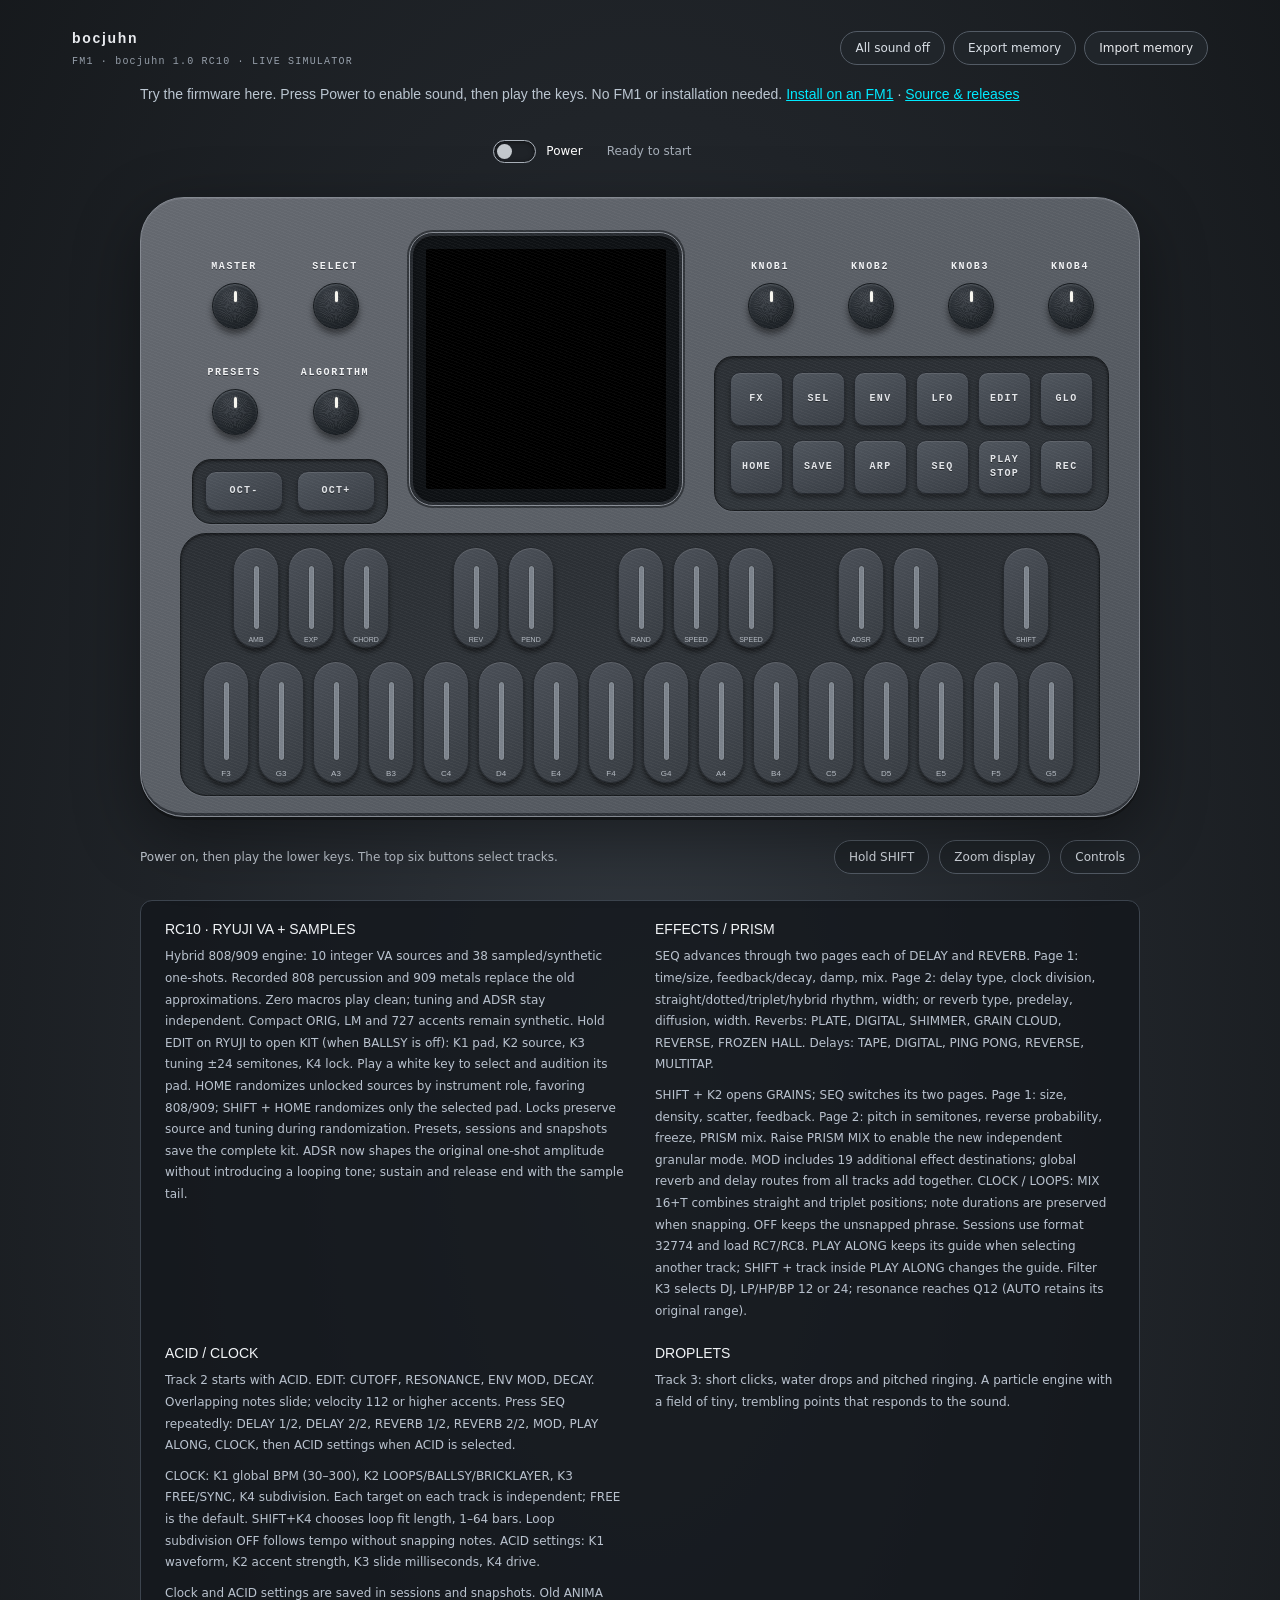
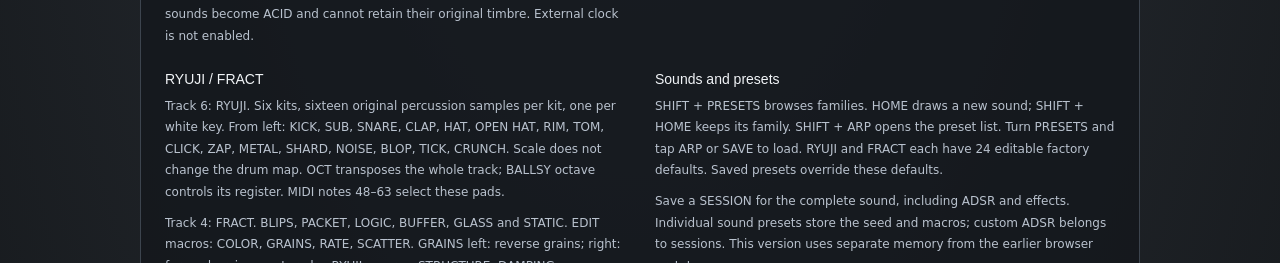
<file: index.html>
<!doctype html>
<html lang="en"><head><meta charset="utf-8"><meta name="viewport" content="width=device-width,initial-scale=1"><meta http-equiv="refresh" content="0;url=./browser/"><title>bocjuhn — play in your browser</title><meta name="description" content="Try bocjuhn for the M-VAVE FM1 in your browser, with sound and the real firmware controls. No device or installation needed."></head><body><a href="./browser/">Play bocjuhn in your browser</a></body></html>
</file>
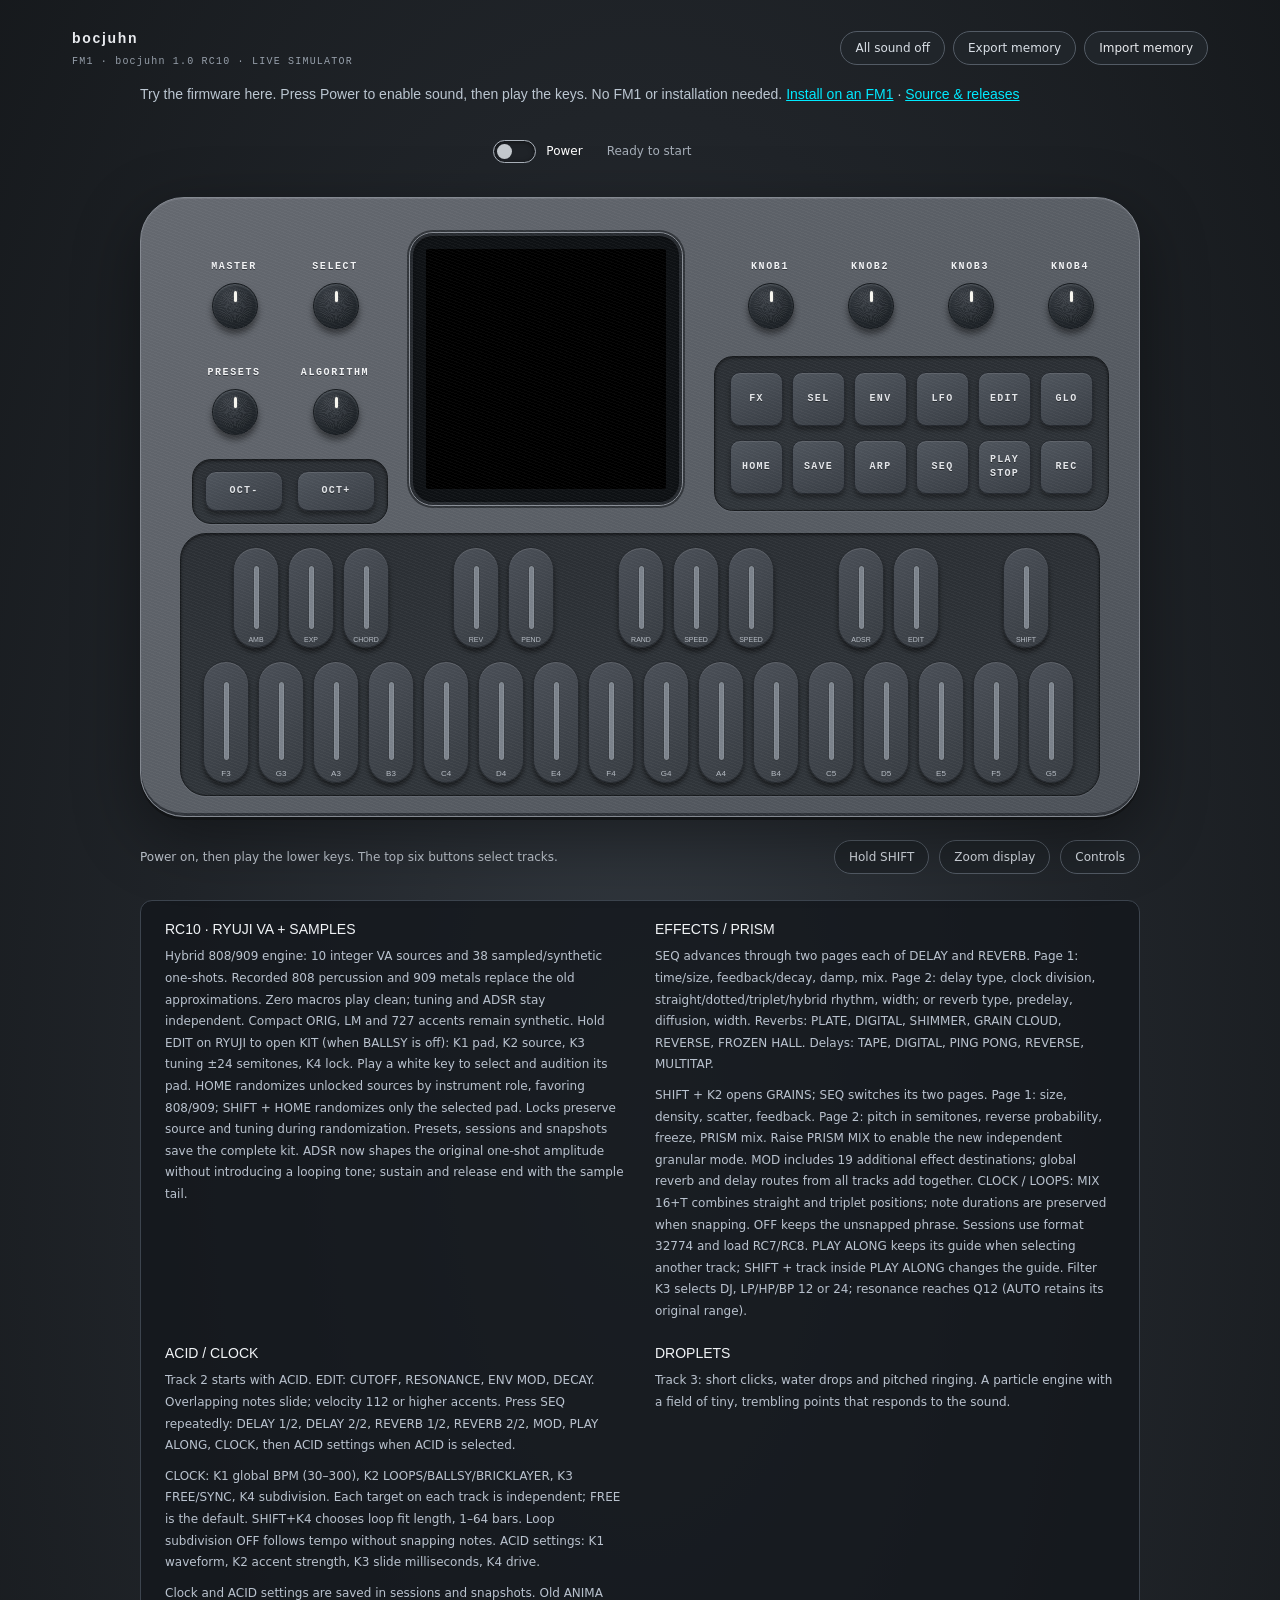
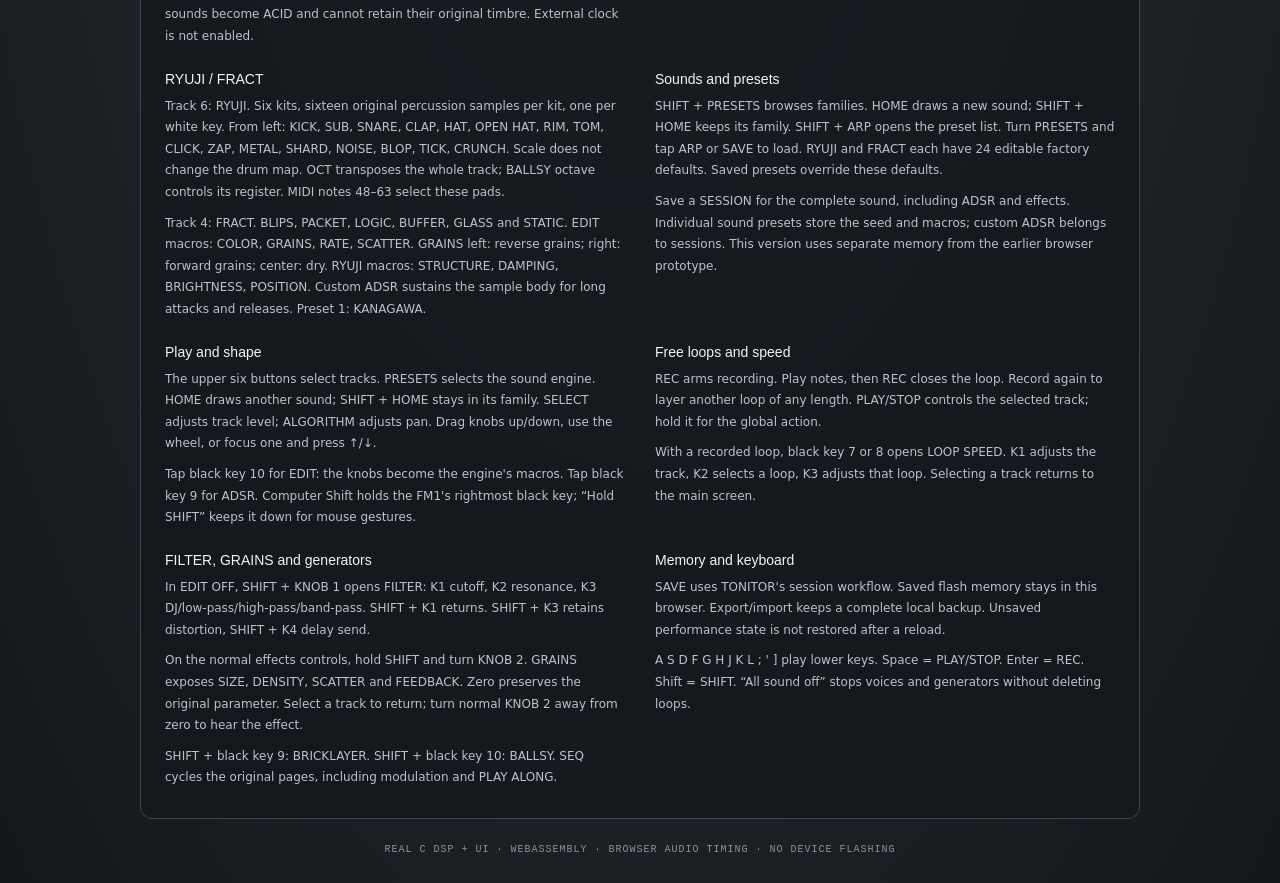
<file: browser/index.html>
<!doctype html>
<html lang="en">
<head><meta charset="utf-8"><meta name="viewport" content="width=device-width,initial-scale=1"><title>bocjuhn — FM1 simulator</title><link rel="stylesheet" href="./device.css"><link rel="stylesheet" href="./sim.css"></head>
<body class="device-mode"><main id="deviceApp">
<nav class="sim-nav"><div><strong>bocjuhn</strong><span>FM1 · bocjuhn 1.0 RC10 · LIVE SIMULATOR</span></div><div class="nav-actions"><button id="panic">All sound off</button><button id="export">Export memory</button><label class="file-button">Import memory<input id="import" type="file" accept=".bin" hidden></label></div></nav>
<p class="player-intro">Try the firmware here. Press Power to enable sound, then play the keys. No FM1 or installation needed. <a href="./install.html">Install on an FM1</a> · <a href="https://github.com/IanP06/bocjuhn">Source &amp; releases</a></p><div class="power-row"><button id="power" role="switch" aria-checked="false"><span class="power-toggle"></span> Power</button><span id="deviceStatus" role="status">Ready to start</span></div>
<div class="device-stage"><div id="deviceFit"><section id="device" aria-label="M-VAVE FM1 panel">
<div class="screen-bezel"><canvas id="lcd" width="240" height="240" aria-label="Live firmware display"></canvas></div>
<div class="oct-tray"></div><div class="button-tray"></div><div class="keyboard-tray"></div><div id="hardwareControls"></div><div id="hardwareKeys"></div>
</section></div></div>
<div class="sim-bottom"><span id="interactionHint">Power on, then play the lower keys. The top six buttons select tracks.</span><button id="shiftLatch" aria-pressed="false">Hold SHIFT</button><button id="screenZoom" aria-pressed="false">Zoom display</button><button id="helpToggle" aria-expanded="true">Controls</button></div>
<section id="zoomPanel" hidden><canvas id="lcdZoom" width="240" height="240" aria-label="Enlarged live firmware display"></canvas><span>Native firmware framebuffer · 240 × 240</span></section>
<section id="panelHelp">
<div><h2>RC10 · RYUJI VA + SAMPLES</h2><p>Hybrid 808/909 engine: 10 integer VA sources and 38 sampled/synthetic one-shots. Recorded 808 percussion and 909 metals replace the old approximations. Zero macros play clean; tuning and ADSR stay independent. Compact ORIG, LM and 727 accents remain synthetic. Hold EDIT on RYUJI to open KIT (when BALLSY is off): K1 pad, K2 source, K3 tuning ±24 semitones, K4 lock. Play a white key to select and audition its pad. HOME randomizes unlocked sources by instrument role, favoring 808/909; SHIFT + HOME randomizes only the selected pad. Locks preserve source and tuning during randomization. Presets, sessions and snapshots save the complete kit. ADSR now shapes the original one-shot amplitude without introducing a looping tone; sustain and release end with the sample tail.</p></div><div><h2>EFFECTS / PRISM</h2><p>SEQ advances through two pages each of DELAY and REVERB. Page 1: time/size, feedback/decay, damp, mix. Page 2: delay type, clock division, straight/dotted/triplet/hybrid rhythm, width; or reverb type, predelay, diffusion, width. Reverbs: PLATE, DIGITAL, SHIMMER, GRAIN CLOUD, REVERSE, FROZEN HALL. Delays: TAPE, DIGITAL, PING PONG, REVERSE, MULTITAP.</p><p>SHIFT + K2 opens GRAINS; SEQ switches its two pages. Page 1: size, density, scatter, feedback. Page 2: pitch in semitones, reverse probability, freeze, PRISM mix. Raise PRISM MIX to enable the new independent granular mode. MOD includes 19 additional effect destinations; global reverb and delay routes from all tracks add together. CLOCK / LOOPS: MIX 16+T combines straight and triplet positions; note durations are preserved when snapping. OFF keeps the unsnapped phrase. Sessions use format 32774 and load RC7/RC8. PLAY ALONG keeps its guide when selecting another track; SHIFT + track inside PLAY ALONG changes the guide. Filter K3 selects DJ, LP/HP/BP 12 or 24; resonance reaches Q12 (AUTO retains its original range).</p></div>
<div><h2>ACID / CLOCK</h2><p>Track 2 starts with ACID. EDIT: CUTOFF, RESONANCE, ENV MOD, DECAY. Overlapping notes slide; velocity 112 or higher accents. Press SEQ repeatedly: DELAY 1/2, DELAY 2/2, REVERB 1/2, REVERB 2/2, MOD, PLAY ALONG, CLOCK, then ACID settings when ACID is selected.</p><p>CLOCK: K1 global BPM (30–300), K2 LOOPS/BALLSY/BRICKLAYER, K3 FREE/SYNC, K4 subdivision. Each target on each track is independent; FREE is the default. SHIFT+K4 chooses loop fit length, 1–64 bars. Loop subdivision OFF follows tempo without snapping notes. ACID settings: K1 waveform, K2 accent strength, K3 slide milliseconds, K4 drive.</p><p>Clock and ACID settings are saved in sessions and snapshots. Old ANIMA sounds become ACID and cannot retain their original timbre. External clock is not enabled.</p></div>
<div><h2>DROPLETS</h2><p>Track 3: short clicks, water drops and pitched ringing. A particle engine with a field of tiny, trembling points that responds to the sound.</p></div>
<div><h2>RYUJI / FRACT</h2><p>Track 6: RYUJI. Six kits, sixteen original percussion samples per kit, one per white key. From left: KICK, SUB, SNARE, CLAP, HAT, OPEN HAT, RIM, TOM, CLICK, ZAP, METAL, SHARD, NOISE, BLOP, TICK, CRUNCH. Scale does not change the drum map. OCT transposes the whole track; BALLSY octave controls its register. MIDI notes 48–63 select these pads.</p><p>Track 4: FRACT. BLIPS, PACKET, LOGIC, BUFFER, GLASS and STATIC. EDIT macros: COLOR, GRAINS, RATE, SCATTER. GRAINS left: reverse grains; right: forward grains; center: dry. RYUJI macros: STRUCTURE, DAMPING, BRIGHTNESS, POSITION. Custom ADSR sustains the sample body for long attacks and releases. Preset 1: KANAGAWA.</p></div>
<div><h2>Sounds and presets</h2><p>SHIFT + PRESETS browses families. HOME draws a new sound; SHIFT + HOME keeps its family. SHIFT + ARP opens the preset list. Turn PRESETS and tap ARP or SAVE to load. RYUJI and FRACT each have 24 editable factory defaults. Saved presets override these defaults.</p><p>Save a SESSION for the complete sound, including ADSR and effects. Individual sound presets store the seed and macros; custom ADSR belongs to sessions. This version uses separate memory from the earlier browser prototype.</p></div>
<div><h2>Play and shape</h2><p>The upper six buttons select tracks. PRESETS selects the sound engine. HOME draws another sound; SHIFT + HOME stays in its family. SELECT adjusts track level; ALGORITHM adjusts pan. Drag knobs up/down, use the wheel, or focus one and press ↑/↓.</p><p>Tap black key 10 for EDIT: the knobs become the engine's macros. Tap black key 9 for ADSR. Computer Shift holds the FM1's rightmost black key; “Hold SHIFT” keeps it down for mouse gestures.</p></div>
<div><h2>Free loops and speed</h2><p>REC arms recording. Play notes, then REC closes the loop. Record again to layer another loop of any length. PLAY/STOP controls the selected track; hold it for the global action.</p><p>With a recorded loop, black key 7 or 8 opens LOOP SPEED. K1 adjusts the track, K2 selects a loop, K3 adjusts that loop. Selecting a track returns to the main screen.</p></div>
<div><h2>FILTER, GRAINS and generators</h2><p>In EDIT OFF, SHIFT + KNOB 1 opens FILTER: K1 cutoff, K2 resonance, K3 DJ/low-pass/high-pass/band-pass. SHIFT + K1 returns. SHIFT + K3 retains distortion, SHIFT + K4 delay send.</p><p>On the normal effects controls, hold SHIFT and turn KNOB 2. GRAINS exposes SIZE, DENSITY, SCATTER and FEEDBACK. Zero preserves the original parameter. Select a track to return; turn normal KNOB 2 away from zero to hear the effect.</p><p>SHIFT + black key 9: BRICKLAYER. SHIFT + black key 10: BALLSY. SEQ cycles the original pages, including modulation and PLAY ALONG.</p></div>
<div><h2>Memory and keyboard</h2><p>SAVE uses TONITOR's session workflow. Saved flash memory stays in this browser. Export/import keeps a complete local backup. Unsaved performance state is not restored after a reload.</p><p>A S D F G H J K L ; ' ] play lower keys. Space = PLAY/STOP. Enter = REC. Shift = SHIFT. “All sound off” stops voices and generators without deleting loops.</p></div>
</section>
<footer class="sim-footnote">REAL C DSP + UI · WEBASSEMBLY · BROWSER AUDIO TIMING · NO DEVICE FLASHING</footer>
</main><script type="module" src="./sim.js?v=rc10-hybrid"></script></body></html>
</file>
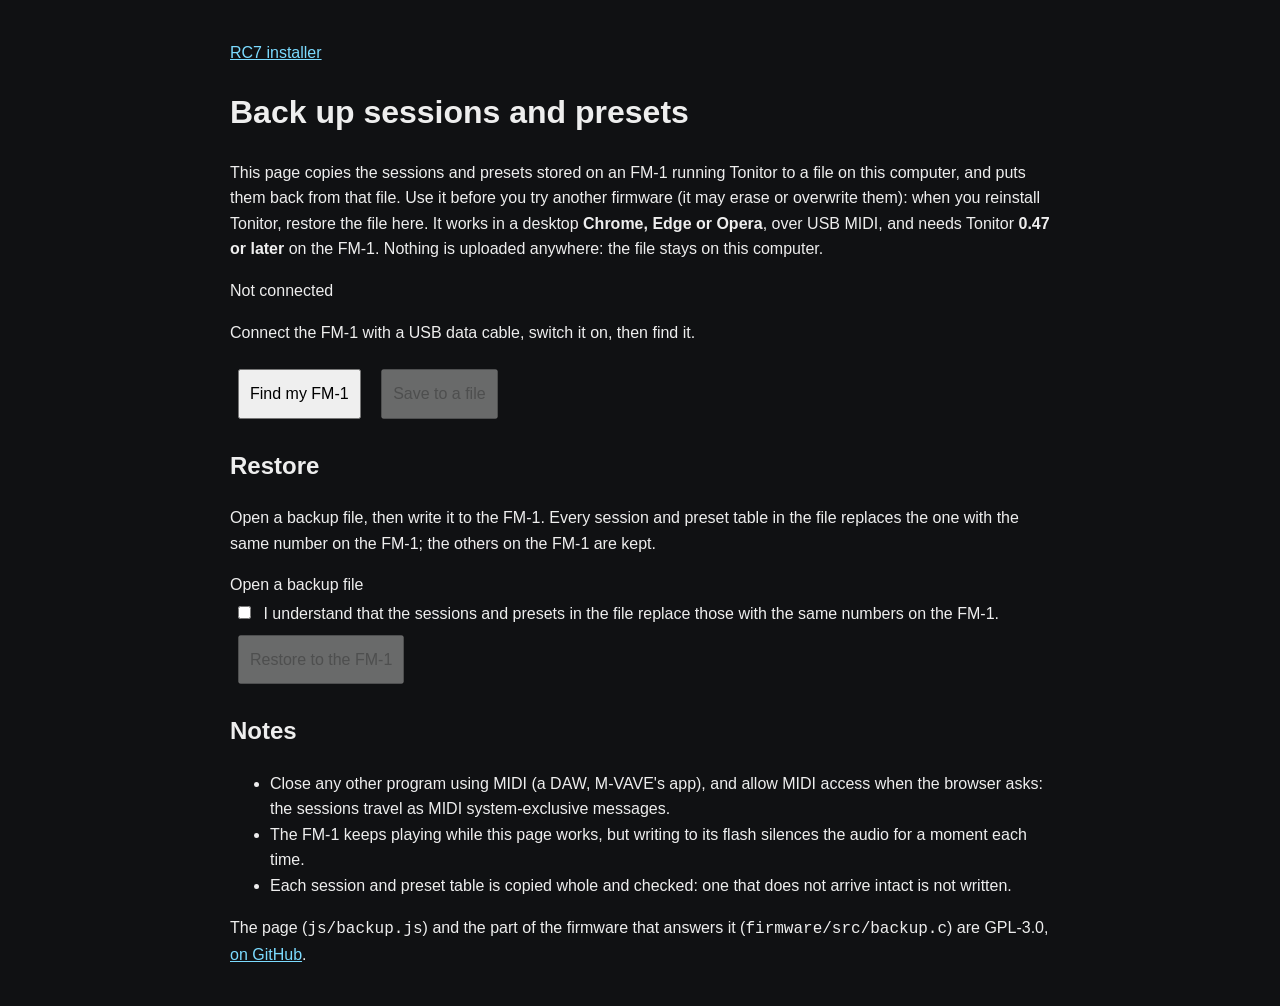
<file: browser/backup/index.html>
<!doctype html><html lang="en"><meta charset="utf-8"><meta name="viewport" content="width=device-width,initial-scale=1"><title>bocjuhn — backup</title><style>body{max-width:820px;margin:40px auto;padding:0 24px;background:#101113;color:#eee;font:16px/1.6 Arial}a{color:#7bdbff}button,input{font:inherit;margin:8px;padding:10px}pre{white-space:pre-wrap}section{margin:24px 0}.bar{height:10px;background:#333}.bar>div{height:10px;background:#7bdbff}</style><a href="../install.html">RC7 installer</a><main>
<h1>Back up sessions and presets</h1>
<p>This page copies the sessions and presets stored on an FM-1 running Tonitor to a file on this computer, and
  puts them back from that file. Use it before you try another firmware (it may erase or overwrite them): when
  you reinstall Tonitor, restore the file here. It works in a desktop <b>Chrome, Edge or Opera</b>, over USB
  MIDI, and needs Tonitor <b>0.47 or later</b> on the FM-1. Nothing is uploaded anywhere: the file stays on this
  computer.</p>

<div class="panel" aria-live="polite">
  <p class="status" id="status">Not connected</p>
  <p class="detail" id="detail">Connect the FM-1 with a USB data cable, switch it on, then find it.</p>
  <dl class="dev" id="facts" hidden>
    <dt>On the FM-1</dt><dd id="f-dev"></dd>
    <dt>In the file</dt><dd id="f-file">no file opened</dd>
  </dl>
  <div class="bar" id="bar" hidden><div></div></div>
  <div class="cta">
    <button class="btn" id="connect">Find my FM-1</button>
    <button class="btn primary" id="save" disabled>Save to a file</button>
  </div>
</div>

<h2>Restore</h2>
<div class="panel">
  <p>Open a backup file, then write it to the FM-1. Every session and preset table in the file
    replaces the one with the same number on the FM-1; the others on the FM-1 are kept.</p>
  <div class="cta">
    <label class="btn" for="file">Open a backup file</label>
    <input type="file" id="file" accept=".json,application/json" hidden>
  </div>
  <label class="check"><input type="checkbox" id="agree">
    <span>I understand that the sessions and presets in the file replace those with the same numbers on the
      FM-1.</span></label>
  <div class="cta">
    <button class="btn primary" id="restore" disabled>Restore to the FM-1</button>
  </div>
  <div aria-live="polite">
    <p class="status" id="r-status" hidden></p>
    <p class="detail" id="r-detail" hidden></p>
    <div class="bar" id="r-bar" hidden><div></div></div>
  </div>
</div>

<h2>Notes</h2>
<ul>
  <li>Close any other program using MIDI (a DAW, M-VAVE's app), and allow MIDI access when the browser asks:
    the sessions travel as MIDI system-exclusive messages.</li>
  <li>The FM-1 keeps playing while this page works, but writing to its flash silences the audio for a moment
    each time.</li>
  <li>Each session and preset table is copied whole and checked: one that does not arrive intact is not written.</li>
</ul>
<p class="note">The page (<code>js/backup.js</code>) and the part of the firmware that answers it
  (<code>firmware/src/backup.c</code>) are GPL-3.0, <a href="https://github.com/nzimas/tonitor">on GitHub</a>.</p>

    </main><script type="module" src="js/backup.js"></script></html>
</file>
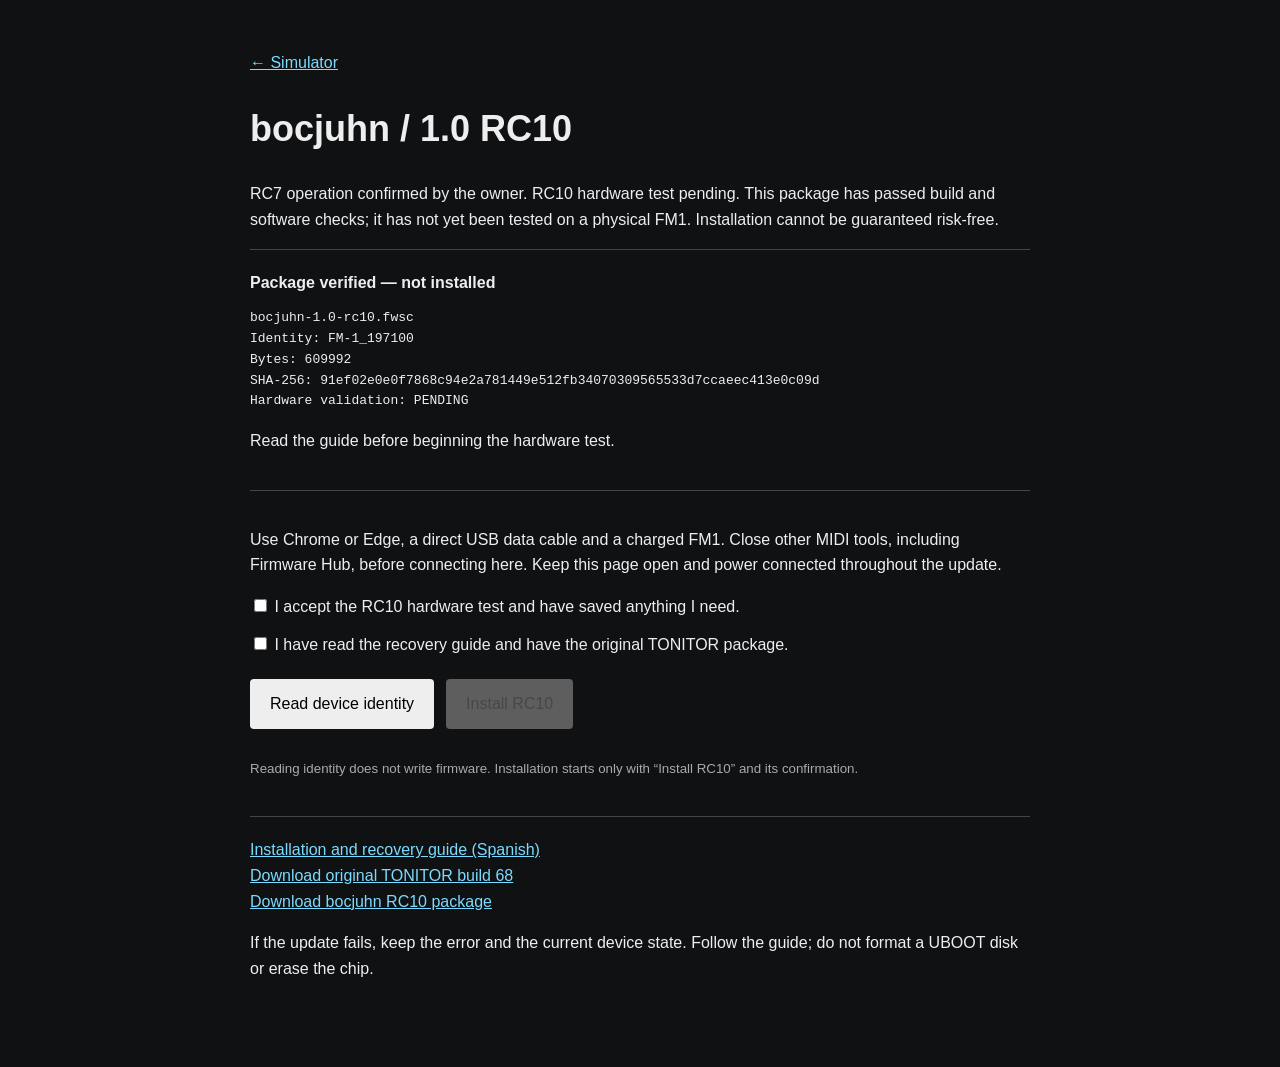
<file: browser/install.html>
<!doctype html><html lang="en"><meta charset="utf-8"><meta name="viewport" content="width=device-width,initial-scale=1">
<title>bocjuhn — device test</title><style>body{margin:50px auto;padding:0 24px;max-width:780px;background:#101113;color:#eee;font:16px/1.6 Arial,Helvetica,sans-serif}h1{font-size:36px}a{color:#7bdbff}small{color:#aaa}section{border-top:1px solid #444;padding:20px 0}button{padding:12px 20px;background:#eee;border:0;border-radius:4px;margin:10px 12px 10px 0;font:inherit}button:disabled{opacity:.35}pre{white-space:pre-wrap;overflow-wrap:anywhere;font-size:13px}label{display:block;margin:12px 0}progress{width:100%}</style>
<a href="./index.html">← Simulator</a><h1>bocjuhn / 1.0 RC10</h1>
<p>RC7 operation confirmed by the owner. RC10 hardware test pending. This package has passed build and software checks; it has not yet been tested on a physical FM1. Installation cannot be guaranteed risk-free.</p>
<section><strong id="status">Checking package…</strong><pre id="facts"></pre><p id="detail"></p><progress id="progress" value="0" max="100" hidden></progress></section>
<section><p>Use Chrome or Edge, a direct USB data cable and a charged FM1. Close other MIDI tools, including Firmware Hub, before connecting here. Keep this page open and power connected throughout the update.</p>
<label><input type="checkbox" id="agree"> I accept the RC10 hardware test and have saved anything I need.</label>
<label><input type="checkbox" id="recovery"> I have read the recovery guide and have the original TONITOR package.</label>
<button id="connect" disabled>Read device identity</button><button id="install" disabled>Install RC10</button>
<p><small>Reading identity does not write firmware. Installation starts only with “Install RC10” and its confirmation.</small></p></section>
<section><a href="../release/bocjuhn-1.0-rc10/INSTALL-ES.txt">Installation and recovery guide (Spanish)</a><br><a href="../release/bocjuhn-1.0-rc10/tonitor-original-build68.fwsc" download>Download original TONITOR build 68</a><br><a href="../release/bocjuhn-1.0-rc10/bocjuhn-1.0-rc10.fwsc" download>Download bocjuhn RC10 package</a><p>If the update fails, keep the error and the current device state. Follow the guide; do not format a UBOOT disk or erase the chip.</p></section>
<script type="module" src="./installer.js"></script></html>
</file>
<file: browser/device.css>
[hidden]{display:none!important}
body.device-mode{background:#191c20;color:#e9ebef;background-image:radial-gradient(ellipse at 50% 45%,#32383f 0,#202429 52%,#14171a 100%);min-height:100vh}
#deviceApp{padding:22px 24px 18px;font:14px/1.5 system-ui,sans-serif;max-width:1600px;margin:auto}
#deviceApp button{font:inherit}#deviceApp .sim-nav{display:flex;justify-content:space-between;align-items:center;gap:15px;margin:0 8px 15px}#deviceApp .sim-nav strong{font:600 14px ui-monospace,monospace;letter-spacing:.2em}#deviceApp .sim-nav span{display:block;font:10px ui-monospace,monospace;letter-spacing:.12em;color:#969faa;margin-top:7px}
#deviceApp .sim-nav button,#deviceApp .sim-bottom button{border:1px solid #535b65;border-radius:20px;background:#20252a;font-size:12px;padding:7px 14px;color:#d9dfe6}
#deviceApp .power-row{display:flex;justify-content:center;align-items:center;gap:14px;height:42px;margin-bottom:14px}#deviceApp #power{display:flex;gap:10px;align-items:center;background:transparent;border:0;padding:6px 10px;font-size:12px}#deviceApp .power-toggle{display:block;width:43px;height:23px;border:1px solid #abb2bb;border-radius:14px;padding:3px;background:#202429;box-shadow:inset 0 1px 5px #0008}#deviceApp .power-toggle:before{content:'';display:block;width:15px;height:15px;border-radius:50%;background:#c4c9ce;transition:transform .15s}#deviceApp #power[aria-checked=true] .power-toggle:before{transform:translateX(19px);background:#fff;box-shadow:0 0 8px #fff5}#deviceStatus{font-size:11px;color:#b7bec7;min-width:105px}
#deviceApp .device-stage{width:100%;display:flex;justify-content:center}#deviceFit{position:relative}#device{position:absolute;top:0;left:0;width:1000px;height:620px;transform-origin:top left;border-radius:44px;background:linear-gradient(145deg,#656970,#565b62 60%,#4c5158);border:1px solid #858a92;box-shadow:inset 0 1px 1px #bcc0c633,inset 0 -3px 0 #30343a,0 3px 0 #121416,0 20px 65px #0006;user-select:none;-webkit-user-select:none;touch-action:manipulation}
#device:after{content:'';position:absolute;inset:0;pointer-events:none;border-radius:44px;opacity:.035;background:repeating-linear-gradient(20deg,#fff 0px,#fff 1px,transparent 1px,transparent 3px)}
#device .screen-bezel{position:absolute;left:268px;top:34px;width:274px;height:274px;padding:16px;border-radius:24px;background:#0e1114;border:1px solid #888d95;box-shadow:0 0 0 2px #32363b,inset 0 0 0 3px #272b30,inset 0 1px 5px #000}
#lcd{width:240px;height:240px;display:block;background:#000;image-rendering:pixelated;image-rendering:crisp-edges;border-radius:2px}
#device .oct-tray,#device .button-tray,#device .keyboard-tray{position:absolute;border:1px solid #171a1d;box-shadow:inset 0 1px 3px #0008,0 1px 1px #a4aab333;background:linear-gradient(#2b2f34,#30353a)}
#device .oct-tray{left:51px;top:261px;width:196px;height:65px;border-radius:19px}#device .button-tray{left:573px;top:158px;width:395px;height:155px;border-radius:19px}#device .keyboard-tray{left:39px;top:335px;width:920px;height:263px;border-radius:26px}
#device .rotary{position:absolute;width:62px;height:66px;touch-action:none;outline-offset:4px;cursor:ns-resize}
#device .rotary-label{position:absolute;top:-18px;left:50%;transform:translateX(-50%);font:600 10px ui-monospace,monospace;letter-spacing:1.6px;color:#f2f3f5;text-shadow:0 1px #34383e;white-space:nowrap;pointer-events:none}
#device .rotary-cap{position:absolute;left:9px;top:4px;width:46px;height:46px;border-radius:50%;background:radial-gradient(circle at 38% 28%,#3c4148,#20252a 65%,#15191e);border:1px solid #15191d;box-shadow:0 5px 6px #0007,inset 0 1px 2px #b2bcc24d}
#device .rotary-cap:before{content:'';position:absolute;inset:5px;border-radius:50%;background:repeating-conic-gradient(#ffffff09 0deg 3deg,#00000015 3deg 7deg)}
#device .rotary-indicator{position:absolute;inset:0;transform:rotate(var(--angle,0deg));border-radius:50%}#device .rotary-indicator:after{content:'';position:absolute;left:21px;top:7px;width:3px;height:11px;border-radius:2px;background:#f7f6ef;box-shadow:0 0 2px #fff5}#device .rotary:focus-visible{outline:2px solid #c9f7ff;border-radius:10px}
#device .hw-button{position:absolute;width:53px;height:54px;border-radius:10px;padding:0;background:linear-gradient(155deg,#4f555d,#393e45);border:1px solid #25292f;color:#e3e5e9;font:600 10px/1.4 ui-monospace,monospace;letter-spacing:1.3px;text-shadow:0 1px #24282c;box-shadow:0 4px 4px #0005,inset 0 1px 0 #ffffff18;touch-action:none}
#device .hw-button:hover{background:linear-gradient(#5a616a,#414750)}#device .hw-button.pressed{transform:translateY(2px);box-shadow:0 1px 2px #0005,inset 0 1px 4px #0005}#device .hw-button.page-active{color:#fff;text-shadow:0 0 9px #fff,0 0 4px #fff9}#device .hw-button.latched{outline:1px dashed #e7edf4;outline-offset:4px}#device .hw-button.playing{color:#bcffc3;text-shadow:0 0 7px #6bff84}#device .hw-button.recording{color:#ffb9c3;text-shadow:0 0 6px #ff5c79}#device .hw-button.oct{width:78px;height:40px;border-radius:11px}
#device .hw-key{position:absolute;width:46px;height:122px;border-radius:25px;background:linear-gradient(135deg,#4a4f57,#373c42);border:1px solid #25292e;box-shadow:0 4px 4px #0007,inset 0 1px #ffffff20;padding:0;touch-action:none}
#device .hw-key.black{height:101px;border-radius:24px}#device .key-led{position:absolute;left:20px;top:20px;bottom:22px;width:5px;background:#7b828b;border:1px solid #999fa65e;border-radius:4px;box-shadow:0 0 1px #000;pointer-events:none}
#device .hw-key.black .key-led{top:18px;bottom:18px}#device .hw-key.on .key-led{background:#bfcbd6;box-shadow:0 0 4px #e5f4ff5c}#device .hw-key.selected .key-led{background:#d5e0ea;box-shadow:0 0 6px #e5f4ff7c}#device .hw-key.firing .key-led,#device .hw-key.down .key-led{background:#fff;box-shadow:0 0 5px #fff,0 0 12px #d5eaff}#device .hw-key.down{transform:translateY(2px);box-shadow:0 1px 1px #0008,inset 0 1px 3px #0006}
#deviceApp .sim-bottom{max-width:1000px;display:flex;align-items:center;gap:10px;margin:23px auto 0}#interactionHint{font-size:12px;color:#c0c7d0;margin-right:auto;max-width:660px}#deviceApp #panelHelp{max-width:1000px;margin:20px auto 0;padding:20px 24px;background:#13171ccc;border:1px solid #3c444e;border-radius:12px;display:grid;grid-template-columns:1fr 1fr;gap:14px 30px;color:#b9c2ce}#deviceApp #panelHelp h2{font:500 14px system-ui;margin:0;color:#f1f4f7}#deviceApp #panelHelp p{font-size:12px;line-height:1.8;margin:9px 0}#deviceApp #panelHelp a{color:#bdefff}#deviceApp .sim-footnote{text-align:center;color:#89939f;font:10px ui-monospace,monospace;letter-spacing:.1em;margin-top:25px}#deviceApp .sim-footnote span{margin:0 12px;color:#535b65}
#zoomPanel{display:flex;flex-direction:column;align-items:center;gap:12px;padding:25px 0;color:#a5b0be;font:11px ui-monospace,monospace}#lcdZoom{width:min(480px,100%);height:auto;image-rendering:pixelated;image-rendering:crisp-edges;background:#000;box-shadow:0 0 0 8px #0c0e10;border-radius:2px}#backPanel{margin:15px 36px}
@media(max-width:700px){#deviceApp{padding:16px 10px}.sim-nav{margin-inline:2px!important}#deviceApp .sim-nav span{font-size:9px}#deviceApp .sim-bottom{flex-wrap:wrap;justify-content:center;margin-top:18px}#interactionHint{flex:1 0 100%;text-align:center;font-size:11px}#deviceApp #panelHelp{grid-template-columns:1fr;padding:16px}.sim-footnote{font-size:8px!important}.sim-footnote span{margin:0 4px!important}#deviceApp .power-row{margin:15px 0}#deviceStatus{min-width:0}}
</file>
<file: browser/sim.css>
*{box-sizing:border-box}body{margin:0;background:#111417;color:#eef0f3;font:14px Arial,Helvetica,sans-serif}button,.file-button{cursor:pointer}button:focus-visible,.file-button:focus-within{outline:2px solid #fff;outline-offset:4px}[hidden]{display:none!important}#deviceApp{max-width:1200px;padding:28px 24px;margin:auto}.nav-actions{display:flex;gap:8px;align-items:center}.file-button{border:1px solid #535b65;border-radius:20px;background:#20252a;font-size:12px;padding:7px 14px}#deviceApp .power-row{display:flex;justify-content:center;align-items:center;gap:14px;margin:25px 0}#deviceApp #power{display:flex;gap:10px;align-items:center;background:none;color:#fff;border:0}#deviceStatus{color:#a6aeb8;font-size:12px;min-width:190px}#power[aria-checked=true] .power-toggle{background:#455e4c}#lcd{display:block;width:240px;height:240px;background:black;image-rendering:pixelated}#device .hw-key{cursor:pointer}#shiftLatch[aria-pressed=true]{outline:2px solid #fff}#deviceApp #panelHelp{margin-top:26px}#deviceApp #panelHelp h2{font-family:Arial,Helvetica,sans-serif}#deviceApp .sim-nav strong{font-family:Arial,Helvetica,sans-serif;letter-spacing:.12em}.hw-key small{position:absolute;bottom:4px;left:0;width:100%;font:8px Arial;color:#b6bcc4}.hw-key.black small{font-size:7px;bottom:4px}.nav-actions button:disabled{opacity:.4;cursor:wait}@media(max-width:700px){.nav-actions{flex-wrap:wrap;justify-content:flex-end}.sim-nav{align-items:flex-start!important}.file-button{font-size:10px}}

.player-intro{max-width:1000px;margin:16px auto;color:#bbc6d1;font:14px/1.6 Arial,sans-serif}.player-intro a{color:#00eaff}
</file>
